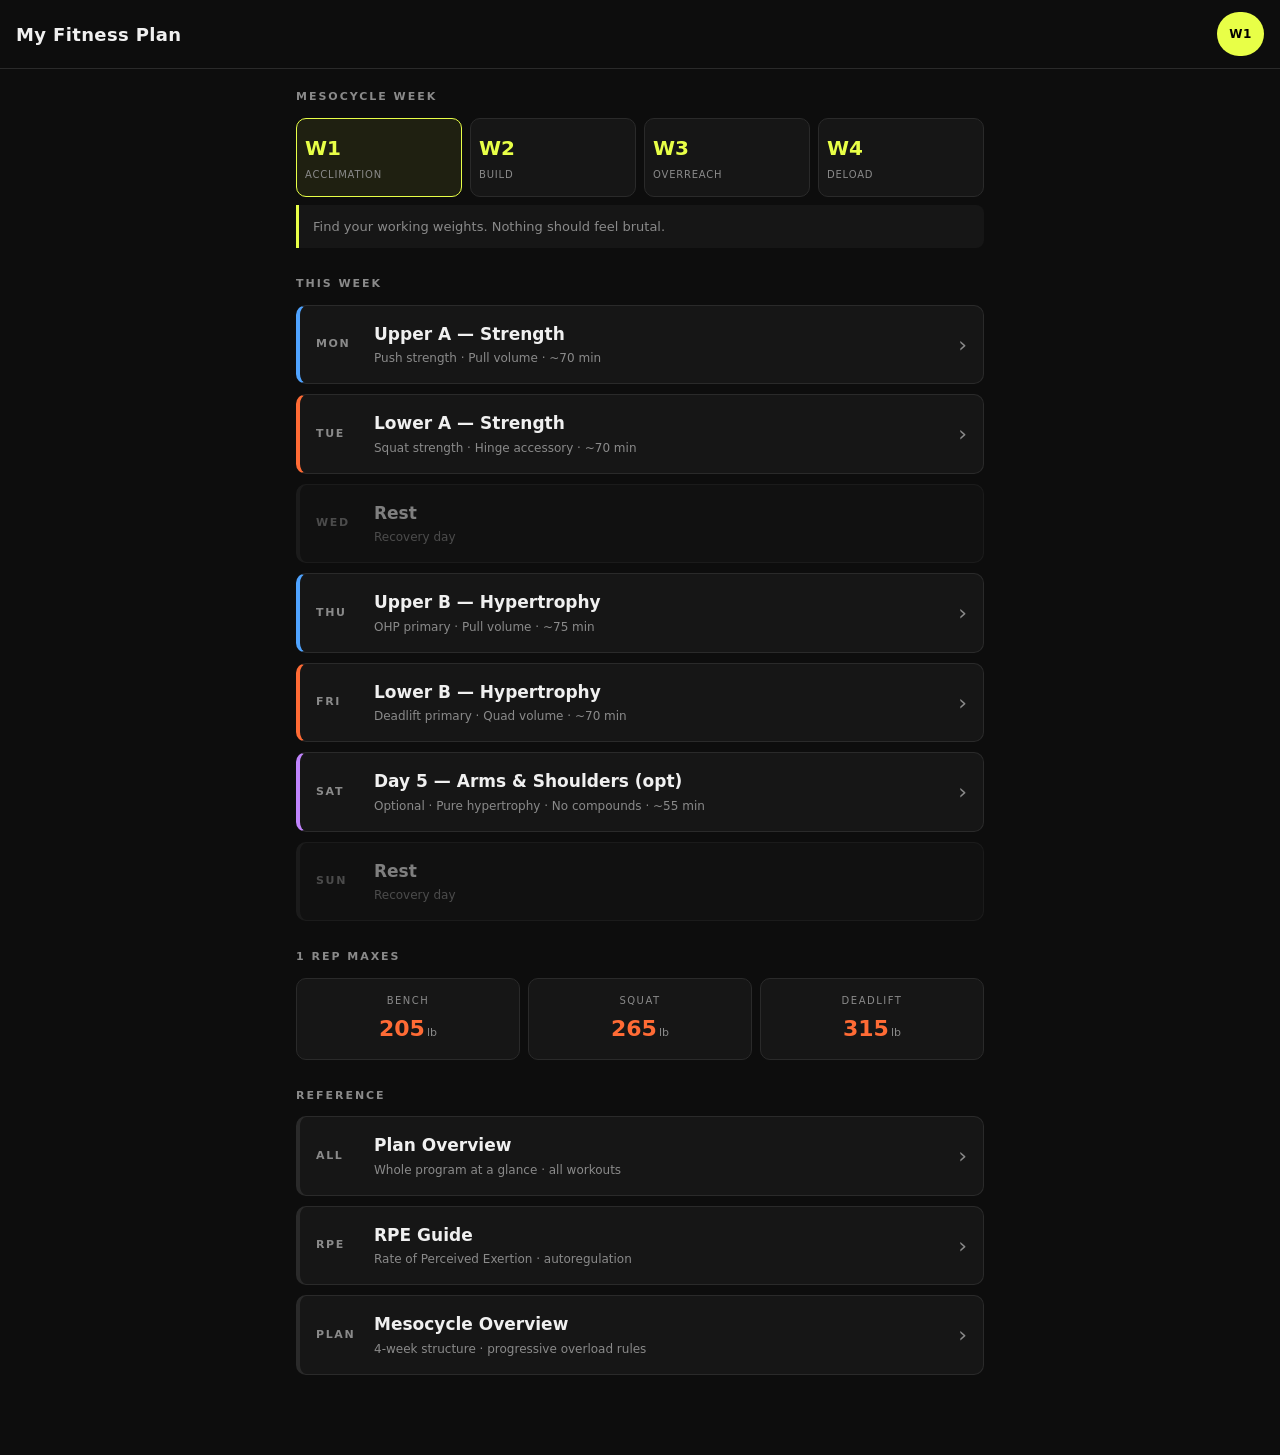
<file: index.html>
<!DOCTYPE html>
<html lang="en">
<head>
<meta charset="UTF-8">
<meta name="viewport" content="width=device-width, initial-scale=1, viewport-fit=cover">
<meta name="theme-color" content="#0d0d0d">
<title>My Fitness Plan</title>
<link rel="stylesheet" href="./css/styles.css">
</head>
<body>

<header class="topbar">
  <h1>My Fitness Plan</h1>
  <button class="week-pill" id="weekPill" aria-label="Change week">W1</button>
</header>

<main class="container">
  <div class="section-title">Mesocycle Week</div>
  <div class="week-selector" id="weekSelector"></div>
  <div class="week-note" id="weekNote"></div>

  <div class="section-title">This Week</div>
  <div class="day-list" id="dayList"></div>

  <div class="section-title">1 Rep Maxes</div>
  <div class="prs" id="prs"></div>

  <div class="section-title">Reference</div>
  <div class="day-list">
    <a class="day-card" href="./overview.html">
      <div class="day-label">ALL</div>
      <div class="day-info">
        <div class="day-title">Plan Overview</div>
        <div class="day-sub">Whole program at a glance · all workouts</div>
      </div>
      <div class="chevron">›</div>
    </a>
    <a class="day-card" href="./rpe.html">
      <div class="day-label">RPE</div>
      <div class="day-info">
        <div class="day-title">RPE Guide</div>
        <div class="day-sub">Rate of Perceived Exertion · autoregulation</div>
      </div>
      <div class="chevron">›</div>
    </a>
    <a class="day-card" href="./mesocycle.html">
      <div class="day-label">PLAN</div>
      <div class="day-info">
        <div class="day-title">Mesocycle Overview</div>
        <div class="day-sub">4-week structure · progressive overload rules</div>
      </div>
      <div class="chevron">›</div>
    </a>
  </div>
</main>

<script type="module" src="./js/home.js"></script>
</body>
</html>
</file>
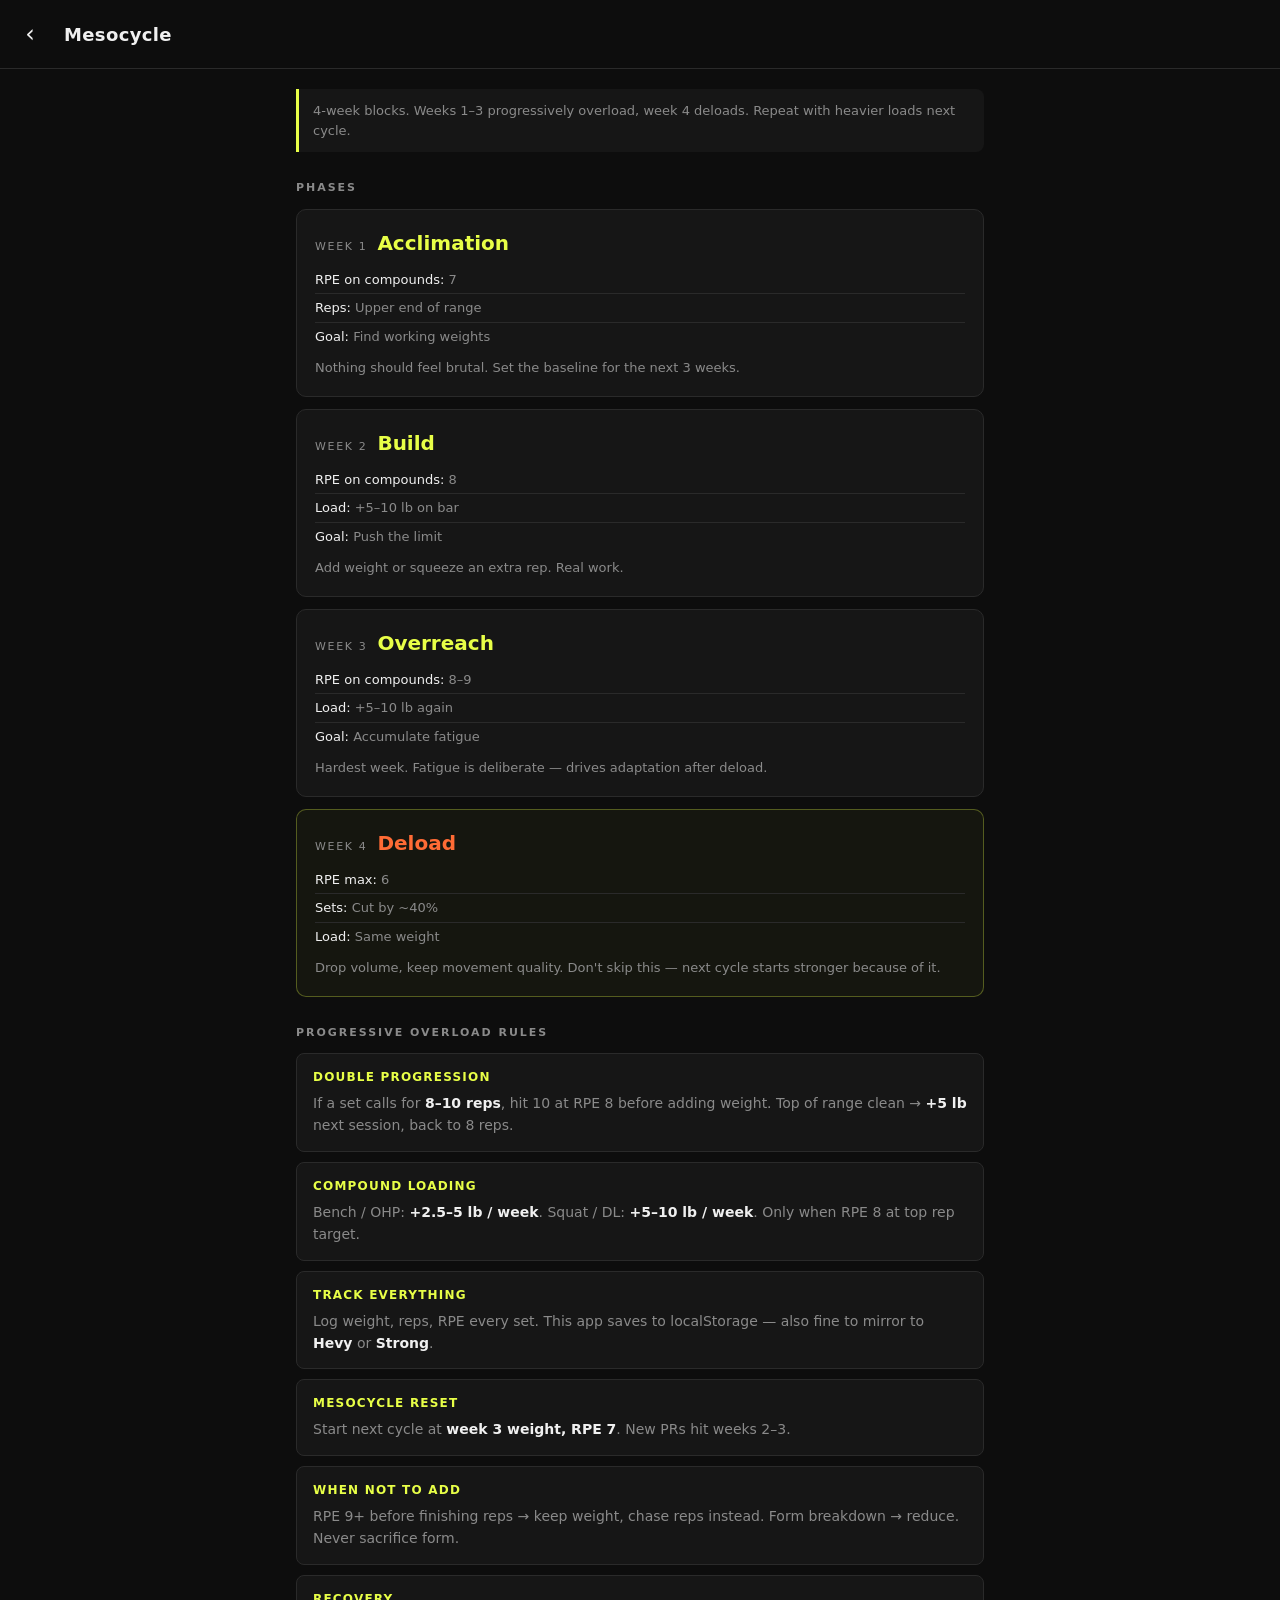
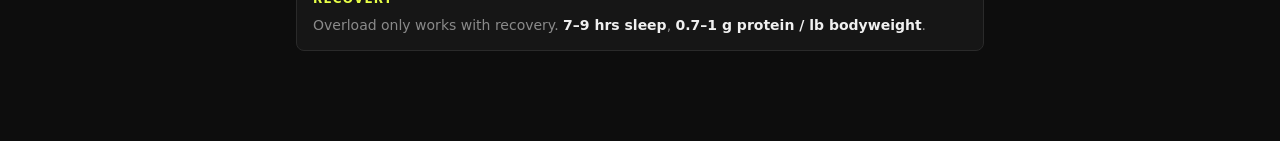
<file: mesocycle.html>
<!DOCTYPE html>
<html lang="en">
<head>
<meta charset="UTF-8">
<meta name="viewport" content="width=device-width, initial-scale=1, viewport-fit=cover">
<meta name="theme-color" content="#0d0d0d">
<title>Mesocycle Overview</title>
<link rel="stylesheet" href="./css/styles.css">
<style>
  .phase {
    padding: 18px;
    background: var(--surface);
    border: 1px solid var(--border);
    border-radius: 10px;
    margin-bottom: 12px;
  }
  .phase .head { display: flex; align-items: baseline; gap: 10px; margin-bottom: 8px; }
  .phase .wk { font-size: 11px; letter-spacing: 0.15em; text-transform: uppercase; color: var(--muted); }
  .phase .name { font-size: 20px; font-weight: 700; color: var(--accent); }
  .phase ul { list-style: none; padding: 0; margin: 8px 0; }
  .phase li { font-size: 13px; padding: 4px 0; color: var(--text); border-bottom: 1px solid var(--border); }
  .phase li:last-child { border-bottom: none; }
  .phase li span { color: var(--muted); }
  .phase p { font-size: 13px; color: var(--muted); margin-top: 8px; }
  .phase.deload { border-color: rgba(232,255,71,0.3); background: rgba(232,255,71,0.04); }
  .phase.deload .name { color: var(--accent2); }

  .rule {
    padding: 14px 16px;
    background: var(--surface);
    border: 1px solid var(--border);
    border-radius: 8px;
    margin-bottom: 10px;
  }
  .rule .t {
    font-size: 12px;
    font-weight: 700;
    letter-spacing: 0.1em;
    text-transform: uppercase;
    color: var(--accent);
    margin-bottom: 6px;
  }
  .rule .b { font-size: 14px; color: var(--muted); line-height: 1.6; }
  .rule .b strong { color: var(--text); }
</style>
</head>
<body>

<header class="topbar">
  <a class="back" href="./index.html" aria-label="Back">‹</a>
  <h1>Mesocycle</h1>
</header>

<main class="container">
  <div class="week-note">4-week blocks. Weeks 1–3 progressively overload, week 4 deloads. Repeat with heavier loads next cycle.</div>

  <div class="section-title">Phases</div>

  <div class="phase">
    <div class="head"><span class="wk">Week 1</span><span class="name">Acclimation</span></div>
    <ul>
      <li>RPE on compounds: <span>7</span></li>
      <li>Reps: <span>Upper end of range</span></li>
      <li>Goal: <span>Find working weights</span></li>
    </ul>
    <p>Nothing should feel brutal. Set the baseline for the next 3 weeks.</p>
  </div>

  <div class="phase">
    <div class="head"><span class="wk">Week 2</span><span class="name">Build</span></div>
    <ul>
      <li>RPE on compounds: <span>8</span></li>
      <li>Load: <span>+5–10 lb on bar</span></li>
      <li>Goal: <span>Push the limit</span></li>
    </ul>
    <p>Add weight or squeeze an extra rep. Real work.</p>
  </div>

  <div class="phase">
    <div class="head"><span class="wk">Week 3</span><span class="name">Overreach</span></div>
    <ul>
      <li>RPE on compounds: <span>8–9</span></li>
      <li>Load: <span>+5–10 lb again</span></li>
      <li>Goal: <span>Accumulate fatigue</span></li>
    </ul>
    <p>Hardest week. Fatigue is deliberate — drives adaptation after deload.</p>
  </div>

  <div class="phase deload">
    <div class="head"><span class="wk">Week 4</span><span class="name">Deload</span></div>
    <ul>
      <li>RPE max: <span>6</span></li>
      <li>Sets: <span>Cut by ~40%</span></li>
      <li>Load: <span>Same weight</span></li>
    </ul>
    <p>Drop volume, keep movement quality. Don't skip this — next cycle starts stronger because of it.</p>
  </div>

  <div class="section-title">Progressive Overload Rules</div>

  <div class="rule"><div class="t">Double Progression</div><div class="b">If a set calls for <strong>8–10 reps</strong>, hit 10 at RPE 8 before adding weight. Top of range clean → <strong>+5 lb</strong> next session, back to 8 reps.</div></div>
  <div class="rule"><div class="t">Compound Loading</div><div class="b">Bench / OHP: <strong>+2.5–5 lb / week</strong>. Squat / DL: <strong>+5–10 lb / week</strong>. Only when RPE 8 at top rep target.</div></div>
  <div class="rule"><div class="t">Track Everything</div><div class="b">Log weight, reps, RPE every set. This app saves to localStorage — also fine to mirror to <strong>Hevy</strong> or <strong>Strong</strong>.</div></div>
  <div class="rule"><div class="t">Mesocycle Reset</div><div class="b">Start next cycle at <strong>week 3 weight, RPE 7</strong>. New PRs hit weeks 2–3.</div></div>
  <div class="rule"><div class="t">When NOT to Add</div><div class="b">RPE 9+ before finishing reps → keep weight, chase reps instead. Form breakdown → reduce. Never sacrifice form.</div></div>
  <div class="rule"><div class="t">Recovery</div><div class="b">Overload only works with recovery. <strong>7–9 hrs sleep</strong>, <strong>0.7–1 g protein / lb bodyweight</strong>.</div></div>
</main>

</body>
</html>
</file>
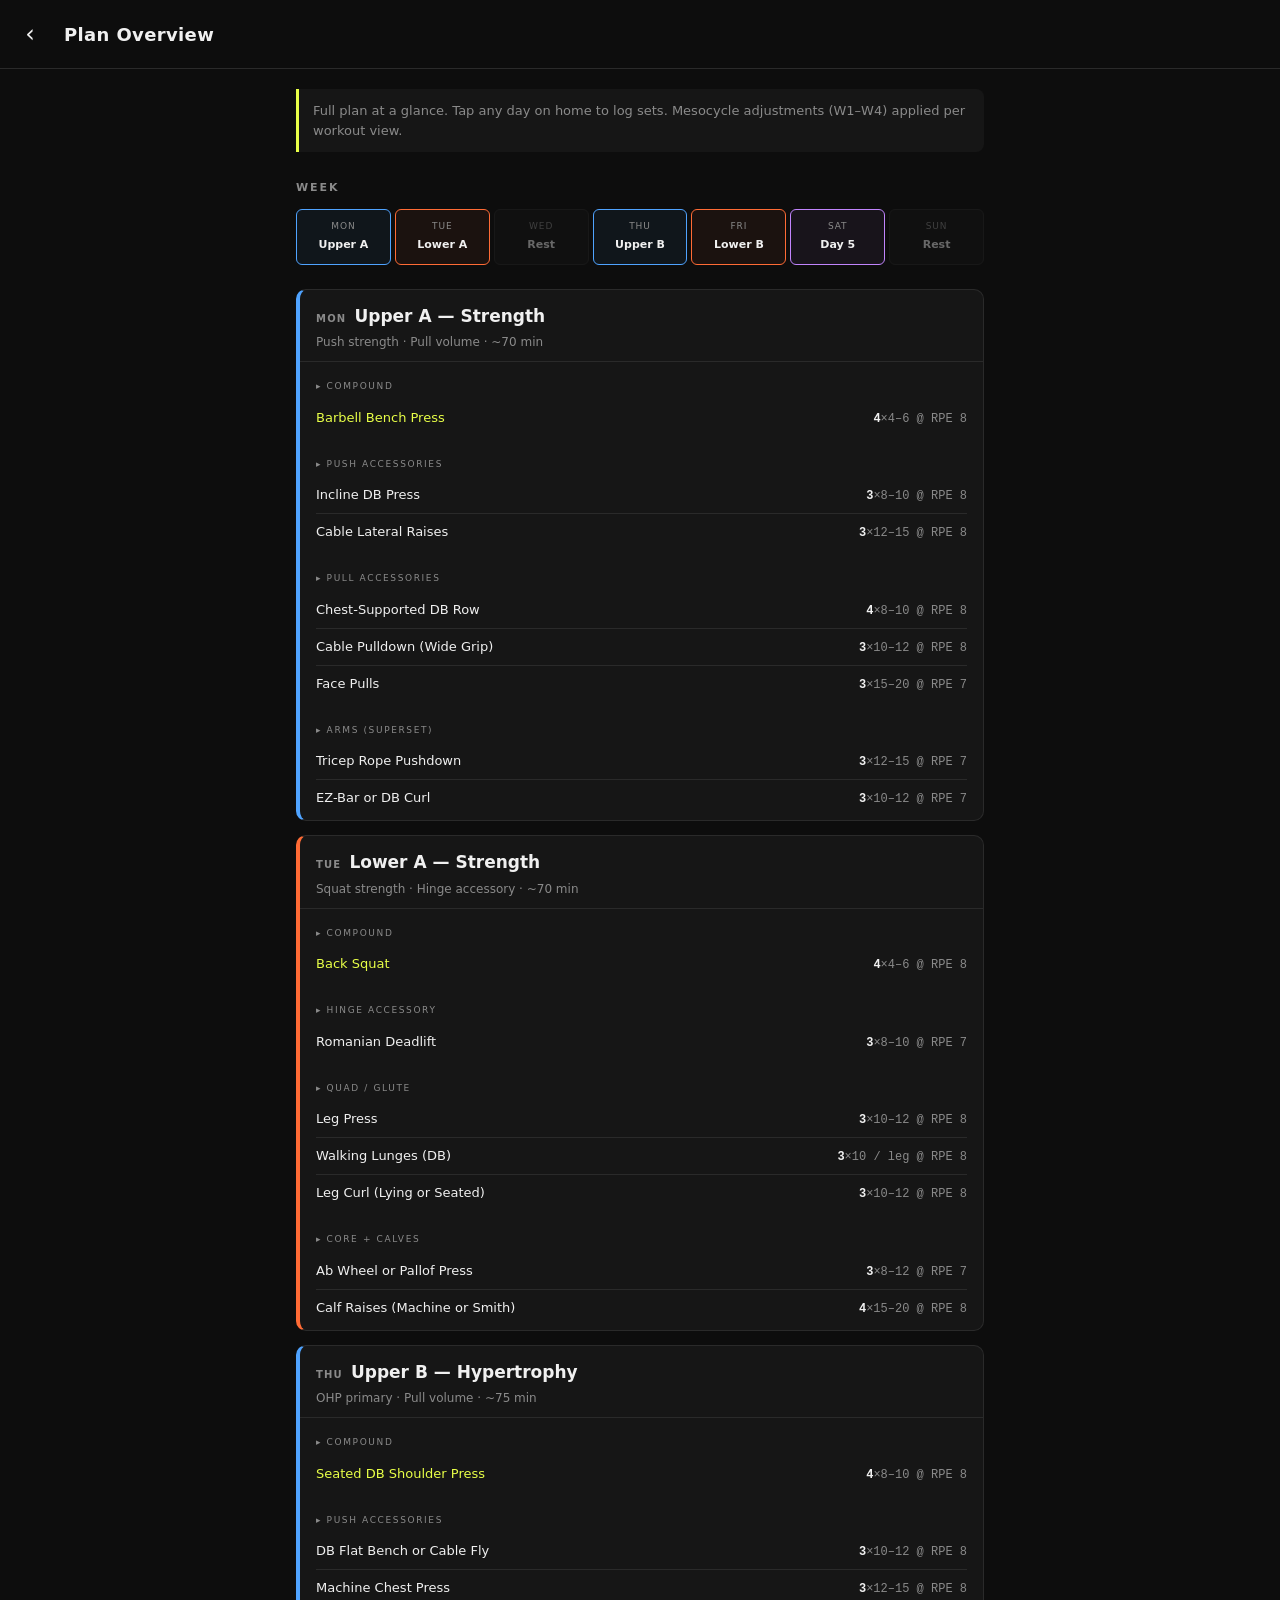
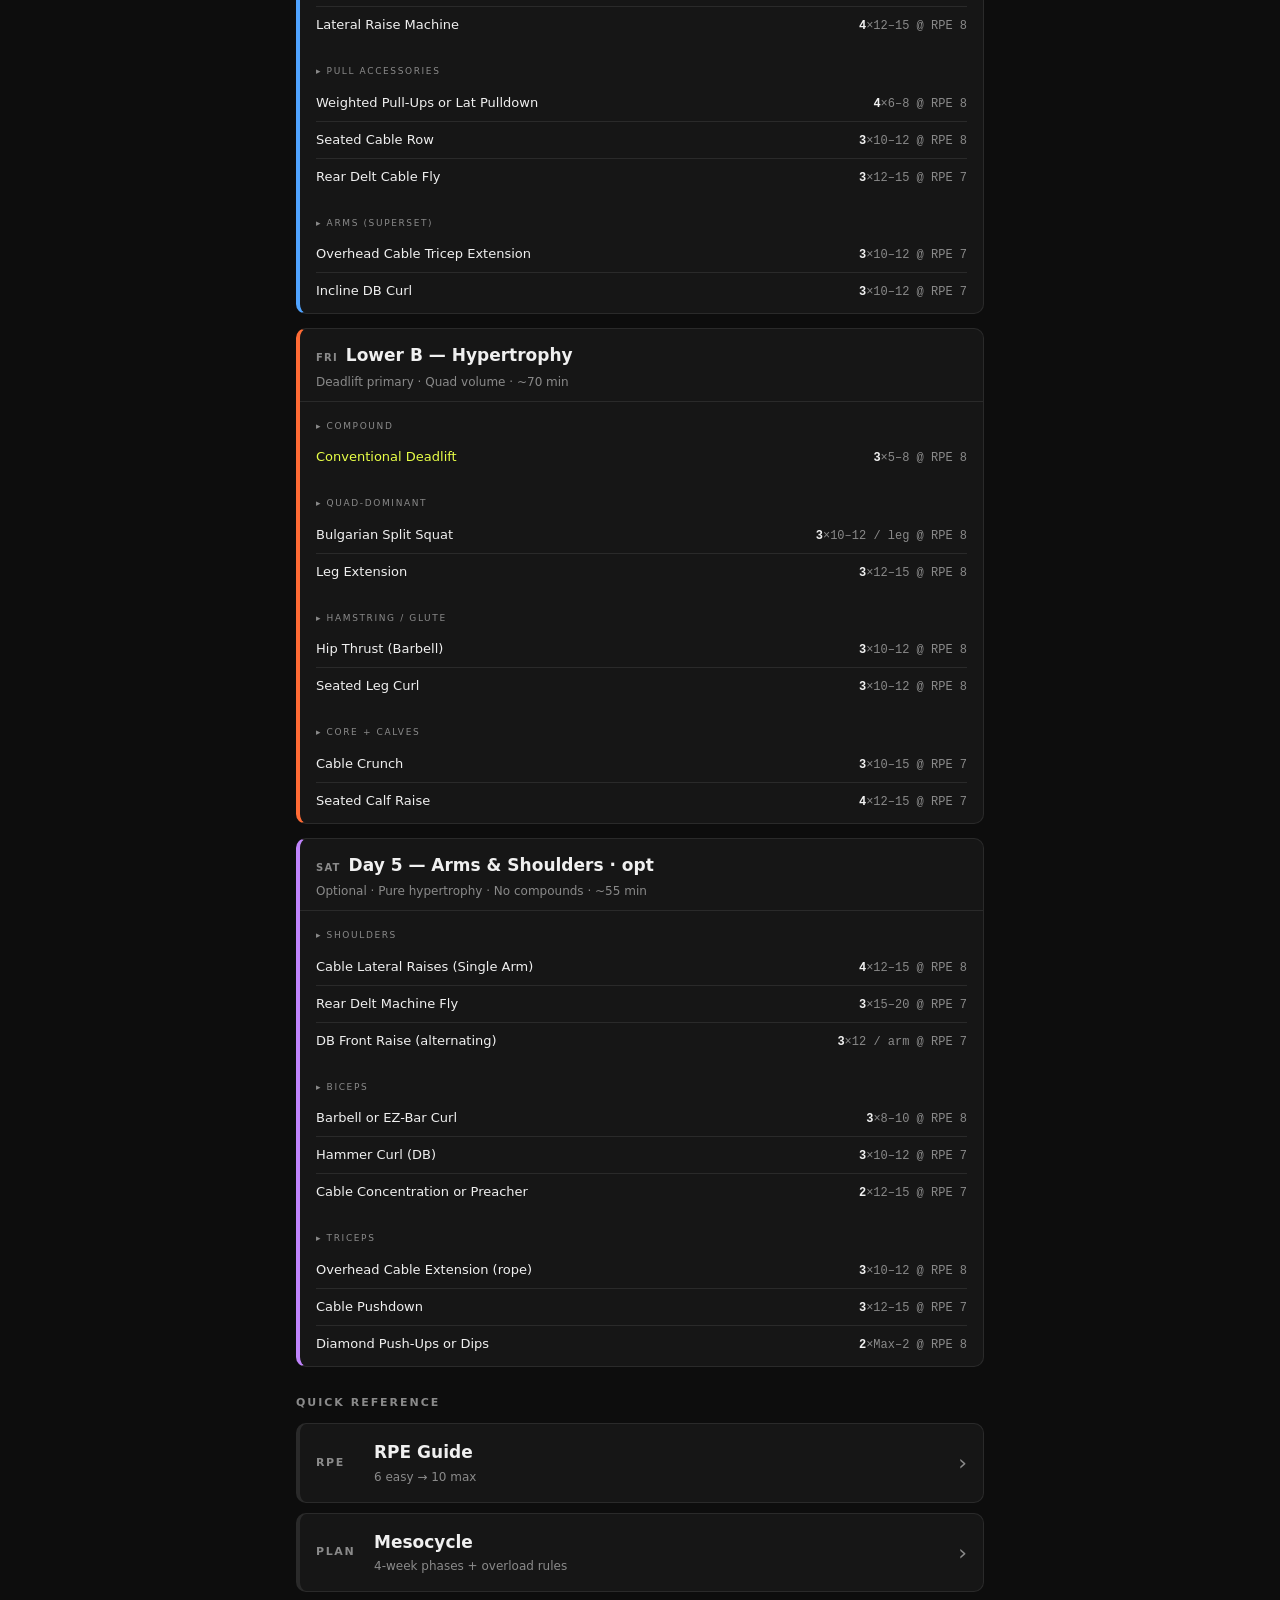
<file: overview.html>
<!DOCTYPE html>
<html lang="en">
<head>
<meta charset="UTF-8">
<meta name="viewport" content="width=device-width, initial-scale=1, viewport-fit=cover">
<meta name="theme-color" content="#0d0d0d">
<title>Overview · My Fitness Plan</title>
<link rel="stylesheet" href="./css/styles.css">
<style>
  .ov-week {
    display: grid;
    grid-template-columns: repeat(7, 1fr);
    gap: 4px;
    margin-bottom: 24px;
  }
  .ov-week .d {
    text-align: center;
    padding: 10px 4px;
    border: 1px solid var(--border);
    border-radius: 6px;
    background: var(--surface);
  }
  .ov-week .d.blue { border-color: var(--blue); background: rgba(79,163,255,0.06); }
  .ov-week .d.orange { border-color: var(--orange); background: rgba(255,107,53,0.06); }
  .ov-week .d.purple { border-color: var(--purple); background: rgba(192,132,252,0.06); }
  .ov-week .d.rest { opacity: 0.4; }
  .ov-week .d .day { font-size: 9px; letter-spacing: 0.1em; text-transform: uppercase; color: var(--muted); margin-bottom: 4px; }
  .ov-week .d .what { font-size: 11px; font-weight: 600; }

  .ov-card {
    background: var(--surface);
    border: 1px solid var(--border);
    border-left: 4px solid var(--border);
    border-radius: 10px;
    margin-bottom: 14px;
    overflow: hidden;
  }
  .ov-card.blue { border-left-color: var(--blue); }
  .ov-card.orange { border-left-color: var(--orange); }
  .ov-card.purple { border-left-color: var(--purple); }

  .ov-head {
    padding: 14px 16px 10px;
    border-bottom: 1px solid var(--border);
  }
  .ov-head .row { display: flex; align-items: baseline; gap: 8px; }
  .ov-head .day-tag {
    font-size: 10px;
    font-weight: 700;
    letter-spacing: 0.12em;
    color: var(--muted);
    text-transform: uppercase;
  }
  .ov-head .title { font-size: 17px; font-weight: 600; }
  .ov-head .sub { font-size: 12px; color: var(--muted); margin-top: 4px; }

  .ov-group { padding: 10px 16px 4px; }
  .ov-group-label {
    font-size: 9px;
    letter-spacing: 0.18em;
    text-transform: uppercase;
    color: var(--muted);
    margin: 8px 0 6px;
  }
  .ov-ex {
    display: grid;
    grid-template-columns: 1fr auto;
    gap: 8px;
    padding: 8px 0;
    border-bottom: 1px solid var(--border);
    font-size: 13px;
    align-items: baseline;
  }
  .ov-ex:last-child { border-bottom: none; }
  .ov-ex .nm { font-weight: 500; }
  .ov-ex .nm.compound { color: var(--accent); }
  .ov-ex .spec {
    font-family: ui-monospace, SFMono-Regular, "SF Mono", monospace;
    font-size: 12px;
    color: var(--muted);
    white-space: nowrap;
  }
  .ov-ex .spec strong { color: var(--text); }
</style>
</head>
<body>

<header class="topbar">
  <a class="back" href="./index.html" aria-label="Back">‹</a>
  <h1>Plan Overview</h1>
</header>

<main class="container">
  <div class="week-note">Full plan at a glance. Tap any day on home to log sets. Mesocycle adjustments (W1–W4) applied per workout view.</div>

  <div class="section-title">Week</div>
  <div class="ov-week" id="weekStrip"></div>

  <div id="cards"></div>

  <div class="section-title">Quick Reference</div>
  <div class="day-list">
    <a class="day-card" href="./rpe.html"><div class="day-label">RPE</div><div class="day-info"><div class="day-title">RPE Guide</div><div class="day-sub">6 easy → 10 max</div></div><div class="chevron">›</div></a>
    <a class="day-card" href="./mesocycle.html"><div class="day-label">PLAN</div><div class="day-info"><div class="day-title">Mesocycle</div><div class="day-sub">4-week phases + overload rules</div></div><div class="chevron">›</div></a>
  </div>
</main>

<script type="module" src="./js/overview.js"></script>
</body>
</html>
</file>
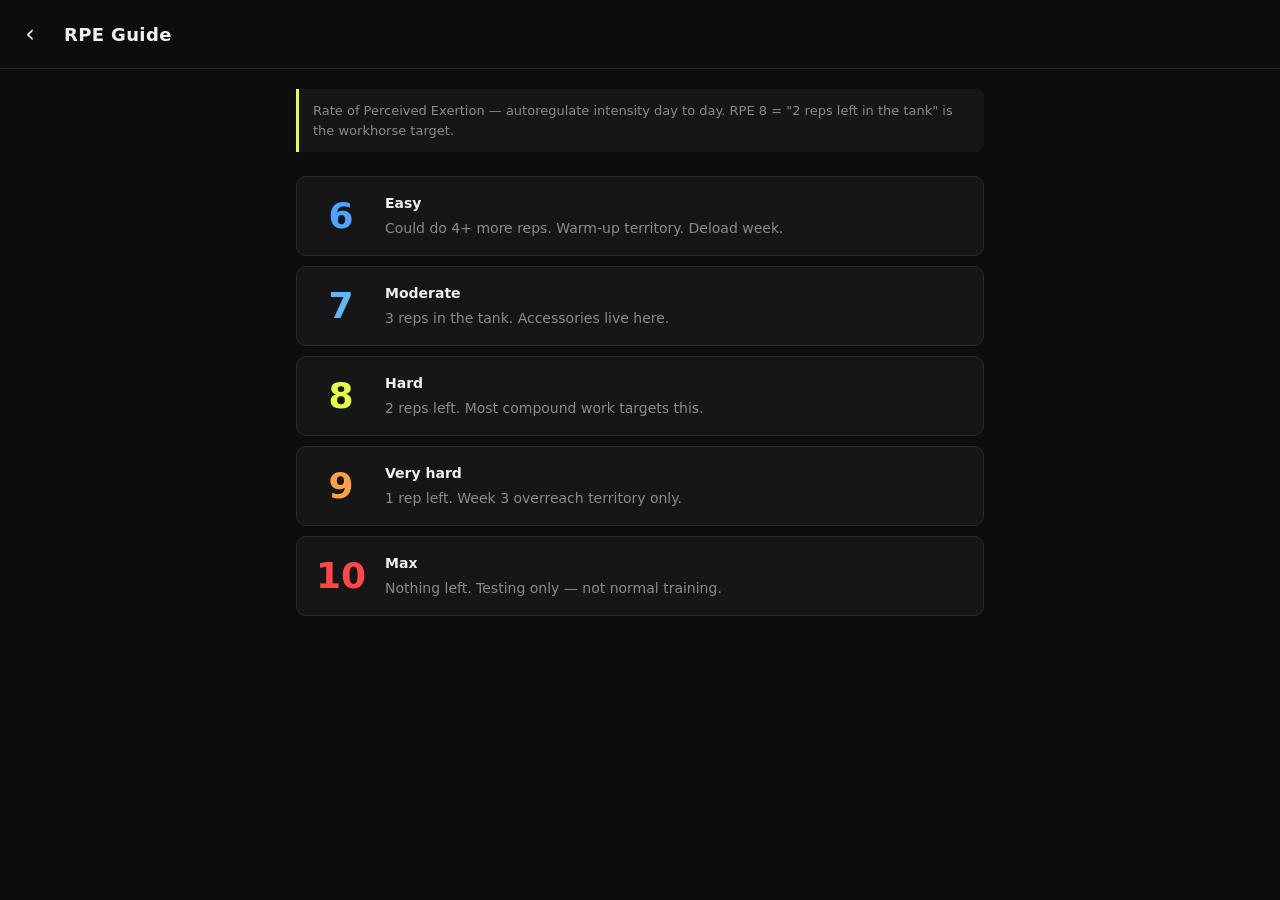
<file: rpe.html>
<!DOCTYPE html>
<html lang="en">
<head>
<meta charset="UTF-8">
<meta name="viewport" content="width=device-width, initial-scale=1, viewport-fit=cover">
<meta name="theme-color" content="#0d0d0d">
<title>RPE Guide</title>
<link rel="stylesheet" href="./css/styles.css">
<style>
  .rpe-row {
    display: grid;
    grid-template-columns: 56px 1fr;
    gap: 16px;
    padding: 16px;
    border: 1px solid var(--border);
    background: var(--surface);
    border-radius: 10px;
    margin-bottom: 10px;
    align-items: center;
  }
  .rpe-num { font-size: 36px; font-weight: 700; text-align: center; line-height: 1; }
  .rpe-desc { font-size: 14px; color: var(--muted); line-height: 1.5; }
  .rpe-desc strong { color: var(--text); display: block; margin-bottom: 4px; }
  .c6 { color: var(--blue); }
  .c7 { color: #5fb8ff; }
  .c8 { color: var(--accent); }
  .c9 { color: #ff9f47; }
  .c10 { color: var(--danger); }
</style>
</head>
<body>

<header class="topbar">
  <a class="back" href="./index.html" aria-label="Back">‹</a>
  <h1>RPE Guide</h1>
</header>

<main class="container">
  <div class="week-note">Rate of Perceived Exertion — autoregulate intensity day to day. RPE 8 = "2 reps left in the tank" is the workhorse target.</div>

  <div class="rpe-row"><div class="rpe-num c6">6</div><div class="rpe-desc"><strong>Easy</strong>Could do 4+ more reps. Warm-up territory. Deload week.</div></div>
  <div class="rpe-row"><div class="rpe-num c7">7</div><div class="rpe-desc"><strong>Moderate</strong>3 reps in the tank. Accessories live here.</div></div>
  <div class="rpe-row"><div class="rpe-num c8">8</div><div class="rpe-desc"><strong>Hard</strong>2 reps left. Most compound work targets this.</div></div>
  <div class="rpe-row"><div class="rpe-num c9">9</div><div class="rpe-desc"><strong>Very hard</strong>1 rep left. Week 3 overreach territory only.</div></div>
  <div class="rpe-row"><div class="rpe-num c10">10</div><div class="rpe-desc"><strong>Max</strong>Nothing left. Testing only — not normal training.</div></div>
</main>

</body>
</html>
</file>
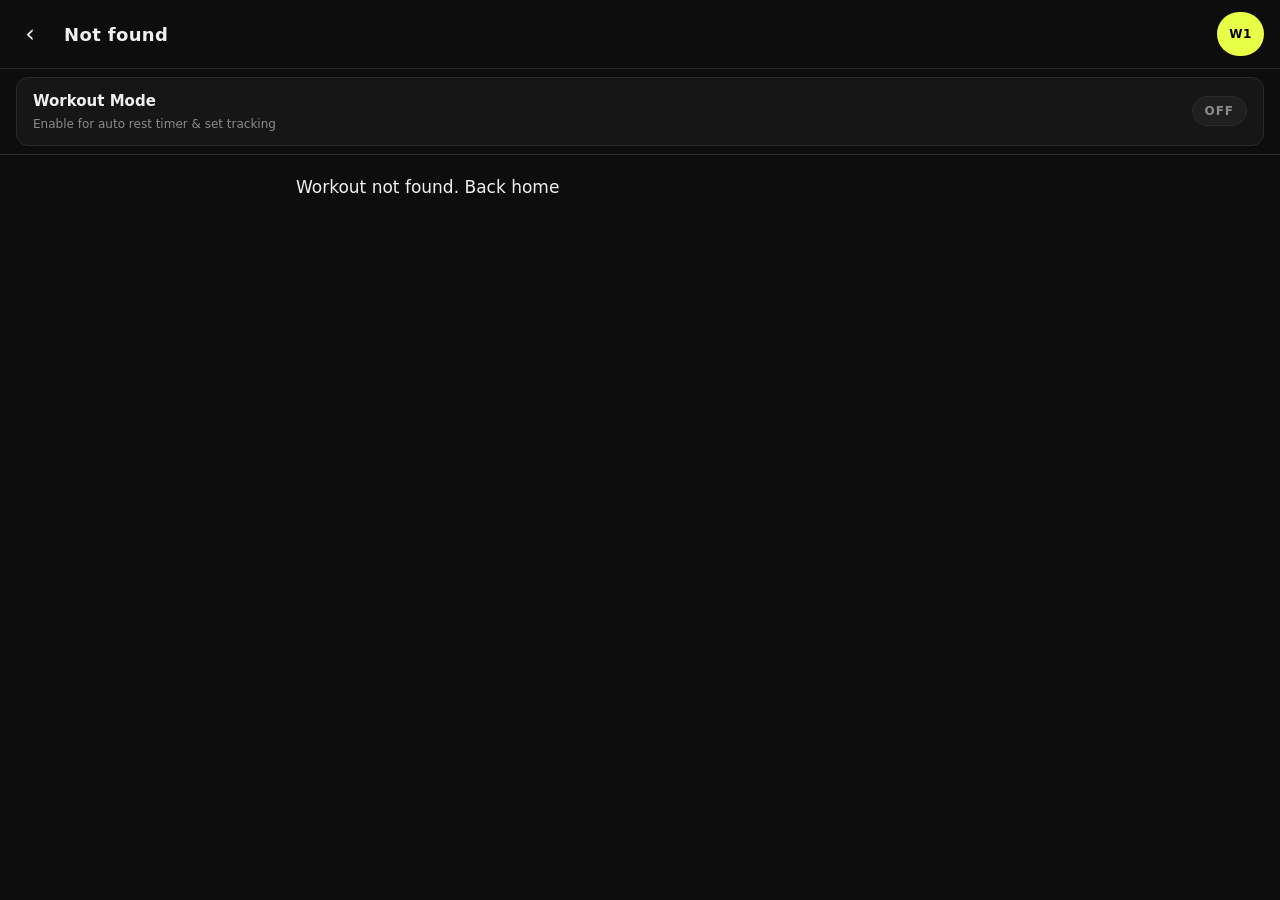
<file: workout.html>
<!DOCTYPE html>
<html lang="en">
<head>
<meta charset="UTF-8">
<meta name="viewport" content="width=device-width, initial-scale=1, viewport-fit=cover">
<meta name="theme-color" content="#0d0d0d">
<title>Workout</title>
<link rel="stylesheet" href="./css/styles.css">
</head>
<body>

<header class="topbar">
  <a class="back" href="./index.html" aria-label="Back">‹</a>
  <h1 id="title">Workout</h1>
  <button class="week-pill" id="weekPill" aria-label="Change week">W1</button>
</header>

<div class="mode-banner">
  <button class="mode-toggle" id="modeBtn" aria-label="Toggle workout mode">
    <span class="mode-toggle-left">
      <span class="mode-toggle-title">Workout Mode</span>
      <span class="mode-toggle-sub" id="modeSubtext">Auto rest timer &amp; set logging</span>
    </span>
    <span class="mode-toggle-pill" id="modePill">OFF</span>
  </button>
</div>

<main class="container" id="content"></main>

<div class="timer-bar hidden" id="timerBar">
  <div class="timer-track"><div class="timer-fill" id="timerFill"></div></div>
  <div class="timer-body">
    <div class="timer-info">
      <div class="timer-label" id="timerLabel">Rest</div>
      <div class="timer-display" id="timerDisplay">0:00</div>
    </div>
    <div class="timer-actions">
      <button class="timer-btn" id="timerToggle" aria-label="Pause or resume timer">▶</button>
      <button class="timer-btn timer-cancel" id="timerCancel" aria-label="Cancel timer">✕</button>
    </div>
  </div>
</div>

<script type="module" src="./js/workout.js"></script>
</body>
</html>
</file>
<file: css/styles.css>
:root {
  --bg: #0d0d0d;
  --surface: #161616;
  --surface2: #1f1f1f;
  --border: #2a2a2a;
  --accent: #e8ff47;
  --accent2: #ff6b35;
  --text: #f0f0f0;
  --muted: #8a8a8a;
  --blue: #4fa3ff;
  --orange: #ff6b35;
  --purple: #c084fc;
  --danger: #ff4747;
  --tap: 44px;
}

* { box-sizing: border-box; margin: 0; padding: 0; -webkit-tap-highlight-color: transparent; }

html { font-size: 16px; }

body {
  background: var(--bg);
  color: var(--text);
  font-family: system-ui, -apple-system, "Segoe UI", Roboto, "Helvetica Neue", sans-serif;
  line-height: 1.5;
  min-height: 100vh;
  padding-bottom: env(safe-area-inset-bottom);
}

a { color: inherit; text-decoration: none; }

button {
  font: inherit;
  color: inherit;
  background: none;
  border: none;
  cursor: pointer;
}

input {
  font: inherit;
  color: var(--text);
  background: var(--surface2);
  border: 1px solid var(--border);
  border-radius: 6px;
  padding: 10px 12px;
  width: 100%;
  min-height: var(--tap);
}

input:focus { outline: 2px solid var(--accent); outline-offset: -1px; }

/* ===== Top bar ===== */
.topbar {
  position: sticky;
  top: 0;
  z-index: 10;
  background: var(--bg);
  border-bottom: 1px solid var(--border);
  padding: 12px 16px;
  display: flex;
  align-items: center;
  gap: 12px;
  padding-top: max(12px, env(safe-area-inset-top));
}

.topbar .back {
  font-size: 24px;
  min-width: var(--tap);
  min-height: var(--tap);
  display: flex;
  align-items: center;
  justify-content: center;
  margin-left: -8px;
}

.topbar h1 {
  font-size: 18px;
  font-weight: 600;
  flex: 1;
  letter-spacing: 0.02em;
}

.week-pill {
  background: var(--accent);
  color: #000;
  padding: 6px 12px;
  border-radius: 999px;
  font-size: 12px;
  font-weight: 700;
  letter-spacing: 0.05em;
  text-transform: uppercase;
  min-height: var(--tap);
  display: flex;
  align-items: center;
}

/* ===== Layout ===== */
.container { padding: 20px 16px 80px; max-width: 720px; margin: 0 auto; }

.section-title {
  font-size: 11px;
  font-weight: 600;
  letter-spacing: 0.18em;
  text-transform: uppercase;
  color: var(--muted);
  margin: 28px 0 12px;
}

.section-title:first-child { margin-top: 0; }

/* ===== Home: week selector ===== */
.week-selector {
  display: grid;
  grid-template-columns: repeat(4, 1fr);
  gap: 8px;
  margin-bottom: 8px;
}

.week-btn {
  border: 1px solid var(--border);
  border-radius: 10px;
  padding: 14px 8px;
  text-align: center;
  background: var(--surface);
  display: flex;
  flex-direction: column;
  gap: 4px;
  min-height: var(--tap);
}

.week-btn.active {
  border-color: var(--accent);
  background: rgba(232,255,71,0.08);
}

.week-btn .num {
  font-size: 20px;
  font-weight: 700;
  color: var(--accent);
}

.week-btn .lbl {
  font-size: 10px;
  letter-spacing: 0.08em;
  text-transform: uppercase;
  color: var(--muted);
}

.week-note {
  font-size: 13px;
  color: var(--muted);
  background: var(--surface);
  border-left: 3px solid var(--accent);
  padding: 12px 14px;
  border-radius: 0 8px 8px 0;
  margin-bottom: 24px;
}

/* ===== Day cards ===== */
.day-list { display: flex; flex-direction: column; gap: 10px; }

.day-card {
  display: flex;
  align-items: center;
  gap: 14px;
  padding: 16px;
  background: var(--surface);
  border: 1px solid var(--border);
  border-left: 4px solid var(--border);
  border-radius: 10px;
  min-height: 72px;
}

.day-card.blue { border-left-color: var(--blue); }
.day-card.orange { border-left-color: var(--orange); }
.day-card.purple { border-left-color: var(--purple); }
.day-card.rest { opacity: 0.5; }

.day-card .day-label {
  font-size: 11px;
  letter-spacing: 0.15em;
  text-transform: uppercase;
  color: var(--muted);
  font-weight: 600;
  width: 44px;
}

.day-card .day-info { flex: 1; min-width: 0; }

.day-card .day-title {
  font-size: 17px;
  font-weight: 600;
  margin-bottom: 2px;
}

.day-card .day-sub {
  font-size: 12px;
  color: var(--muted);
}

.day-card .chevron {
  font-size: 22px;
  color: var(--muted);
}

/* ===== 1RM block ===== */
.prs {
  display: grid;
  grid-template-columns: repeat(3, 1fr);
  gap: 8px;
  margin-bottom: 8px;
}

.pr {
  background: var(--surface);
  border: 1px solid var(--border);
  border-radius: 10px;
  padding: 14px 10px;
  text-align: center;
}

.pr .lift { font-size: 10px; letter-spacing: 0.15em; text-transform: uppercase; color: var(--muted); }
.pr .val { font-size: 22px; font-weight: 700; color: var(--accent2); margin-top: 4px; }
.pr .val span { font-size: 11px; color: var(--muted); font-weight: 400; margin-left: 2px; }

/* ===== Workout page ===== */
.workout-meta {
  display: flex;
  gap: 16px;
  flex-wrap: wrap;
  margin-bottom: 8px;
  font-size: 13px;
  color: var(--muted);
}

.workout-meta .pill {
  background: var(--surface);
  padding: 4px 10px;
  border-radius: 4px;
  border: 1px solid var(--border);
}

.exercise {
  background: var(--surface);
  border: 1px solid var(--border);
  border-radius: 10px;
  margin-bottom: 14px;
  overflow: hidden;
}

.exercise.compound { border-color: rgba(232,255,71,0.25); }

.ex-head {
  padding: 14px 16px 12px;
  border-bottom: 1px solid var(--border);
}

.ex-name {
  font-size: 17px;
  font-weight: 600;
  margin-bottom: 4px;
  line-height: 1.3;
}

.ex-name .badge {
  font-size: 9px;
  font-weight: 700;
  letter-spacing: 0.1em;
  background: var(--accent);
  color: #000;
  padding: 2px 6px;
  border-radius: 3px;
  margin-left: 6px;
  vertical-align: middle;
}

.ex-note { font-size: 12px; color: var(--muted); }

.ex-targets {
  display: grid;
  grid-template-columns: repeat(4, 1fr);
  gap: 1px;
  background: var(--border);
}

.ex-targets .t {
  background: var(--surface2);
  padding: 10px 8px;
  text-align: center;
}

.ex-targets .t-lbl {
  font-size: 9px;
  letter-spacing: 0.15em;
  text-transform: uppercase;
  color: var(--muted);
  margin-bottom: 4px;
}

.ex-targets .t-val {
  font-size: 17px;
  font-weight: 600;
  color: var(--text);
}

.ex-targets .t-val.suggested {
  color: var(--accent);
}

.last-week {
  background: var(--surface2);
  padding: 8px 16px;
  font-size: 12px;
  color: var(--muted);
  border-top: 1px solid var(--border);
}

.last-week strong { color: var(--text); }

/* ===== Sets ===== */
.sets-list {
  padding: 12px 16px 8px;
  display: flex;
  flex-direction: column;
  gap: 8px;
}

.set-row {
  display: grid;
  grid-template-columns: 28px 1fr 1fr 1fr 36px;
  gap: 8px;
  align-items: center;
}

.set-row .n {
  color: var(--muted);
  font-size: 12px;
  font-weight: 600;
  text-align: center;
}

.set-row input {
  text-align: center;
  padding: 8px 4px;
  font-size: 16px;
  font-weight: 600;
  min-height: 44px;
}

.set-row .del {
  color: var(--muted);
  font-size: 20px;
  min-width: 36px;
  min-height: 36px;
}

.set-row.logged input {
  background: rgba(232,255,71,0.06);
  border-color: rgba(232,255,71,0.3);
}

.set-row.input-row .n { color: var(--accent); }

.set-fields-head {
  display: grid;
  grid-template-columns: 28px 1fr 1fr 1fr 36px;
  gap: 8px;
  padding: 0 16px;
  margin-top: 4px;
  font-size: 10px;
  letter-spacing: 0.12em;
  text-transform: uppercase;
  color: var(--muted);
  text-align: center;
}

.set-fields-head .first { text-align: left; }

.btn {
  background: var(--accent);
  color: #000;
  padding: 12px 18px;
  border-radius: 8px;
  font-weight: 700;
  letter-spacing: 0.05em;
  text-transform: uppercase;
  font-size: 13px;
  min-height: var(--tap);
  width: 100%;
}

.btn.ghost {
  background: transparent;
  color: var(--text);
  border: 1px solid var(--border);
}

.btn.danger { background: transparent; color: var(--danger); border: 1px solid var(--danger); }

.btn-row { padding: 8px 16px 16px; display: flex; gap: 8px; }

/* ===== Group label ===== */
.group-label {
  font-size: 10px;
  letter-spacing: 0.18em;
  text-transform: uppercase;
  color: var(--muted);
  margin: 24px 0 10px;
  padding-left: 4px;
}

.group-label:first-child { margin-top: 8px; }

/* ===== Modal (week change confirm, settings) ===== */
.modal-bg {
  position: fixed;
  inset: 0;
  background: rgba(0,0,0,0.7);
  z-index: 100;
  display: flex;
  align-items: flex-end;
  justify-content: center;
}

.modal {
  background: var(--surface);
  border-radius: 16px 16px 0 0;
  padding: 24px 20px 32px;
  width: 100%;
  max-width: 720px;
  border-top: 1px solid var(--border);
}

.modal h2 { font-size: 18px; margin-bottom: 12px; }
.modal p { font-size: 14px; color: var(--muted); margin-bottom: 16px; }
.modal .row { display: flex; gap: 8px; }

/* ===== Workout mode banner ===== */
.mode-banner {
  background: var(--bg);
  border-bottom: 1px solid var(--border);
  padding: 8px 16px;
}

.mode-toggle {
  display: flex;
  align-items: center;
  justify-content: space-between;
  width: 100%;
  min-height: 56px;
  background: var(--surface);
  border: 1px solid var(--border);
  border-radius: 12px;
  padding: 12px 16px;
  text-align: left;
  transition: background 0.15s, border-color 0.15s;
}

.mode-toggle.active {
  background: rgba(232,255,71,0.08);
  border-color: rgba(232,255,71,0.4);
}

.mode-toggle-left {
  display: flex;
  flex-direction: column;
  gap: 2px;
}

.mode-toggle-title {
  font-size: 15px;
  font-weight: 600;
  color: var(--text);
}

.mode-toggle-sub {
  font-size: 12px;
  color: var(--muted);
}

.mode-toggle-pill {
  font-size: 12px;
  font-weight: 700;
  letter-spacing: 0.08em;
  text-transform: uppercase;
  padding: 5px 12px;
  border-radius: 999px;
  background: var(--surface2);
  color: var(--muted);
  border: 1px solid var(--border);
  flex-shrink: 0;
}

.mode-toggle.active .mode-toggle-pill {
  background: var(--accent);
  color: #000;
  border-color: var(--accent);
}

/* ===== Condensed (normal) mode exercise card ===== */
.exercise.condensed .ex-summary {
  padding: 11px 14px;
  border-bottom: 1px solid var(--border);
}

.exercise.condensed .ex-name {
  font-size: 15px;
  margin-bottom: 2px;
}

.ex-meta {
  font-size: 12px;
  color: var(--muted);
}

.ex-meta .suggested {
  color: var(--accent);
  font-weight: 600;
}

.exercise.condensed .last-week {
  padding: 6px 14px;
  font-size: 11px;
}

.exercise.condensed .set-fields-head {
  padding: 0 14px;
  margin-top: 2px;
}

.exercise.condensed .sets-list {
  padding: 8px 14px 6px;
  gap: 6px;
}

.exercise.condensed .set-row input {
  min-height: 38px;
  font-size: 15px;
  padding: 6px 4px;
}

.exercise.condensed .set-row .del {
  font-size: 18px;
  min-width: 32px;
  min-height: 32px;
}

/* ===== Workout mode: rest timer button ===== */
.rest-btn {
  display: block;
  width: calc(100% - 32px);
  margin: 10px 16px 4px;
  padding: 10px 14px;
  background: var(--surface2);
  border: 1px solid var(--border);
  border-radius: 8px;
  color: var(--muted);
  font-size: 13px;
  font-weight: 600;
  text-align: center;
  cursor: pointer;
}

.rest-btn:active {
  opacity: 0.7;
}

/* ===== Timer bar (fixed bottom) ===== */
.timer-bar {
  position: fixed;
  bottom: 0;
  left: 0;
  right: 0;
  background: var(--surface2);
  border-top: 3px solid var(--border);
  z-index: 20;
  transition: transform 0.25s ease;
  overflow: hidden;
}

.timer-bar.hidden {
  transform: translateY(110%);
}

.timer-bar.warn  { border-top-color: #ffaa00; }
.timer-bar.danger { border-top-color: var(--danger); }
.timer-bar.done  { border-top-color: var(--accent); background: rgba(232,255,71,0.08); }

/* Progress track sits at very top of bar */
.timer-track {
  position: absolute;
  top: 0;
  left: 0;
  right: 0;
  height: 3px;
  background: var(--border);
  overflow: hidden;
}

.timer-fill {
  height: 100%;
  width: 100%;
  background: var(--accent);
  transition: width 0.5s linear, background 0.5s;
  transform-origin: left;
}

.timer-bar.warn  .timer-fill { background: #ffaa00; }
.timer-bar.danger .timer-fill { background: var(--danger); }
.timer-bar.done  .timer-fill { background: var(--accent); width: 0 !important; }

/* Inner layout */
.timer-body {
  display: flex;
  align-items: center;
  justify-content: space-between;
  padding: 12px 16px;
  padding-bottom: max(12px, env(safe-area-inset-bottom));
}

.timer-info { display: flex; flex-direction: column; gap: 2px; }

.timer-label {
  font-size: 11px;
  letter-spacing: 0.12em;
  text-transform: uppercase;
  color: var(--muted);
}

.timer-display {
  font-size: 48px;
  font-weight: 700;
  font-variant-numeric: tabular-nums;
  color: var(--text);
  line-height: 1;
  letter-spacing: -0.02em;
}

.timer-bar.warn   .timer-display { color: #ffaa00; }
.timer-bar.danger .timer-display { color: var(--danger); }
.timer-bar.done   .timer-display { color: var(--accent); }

.timer-actions { display: flex; gap: 10px; align-items: center; }

.timer-btn {
  min-width: 52px;
  min-height: 52px;
  display: flex;
  align-items: center;
  justify-content: center;
  font-size: 24px;
  border-radius: 50%;
  background: var(--surface);
  border: 1px solid var(--border);
}

.timer-cancel { font-size: 18px; color: var(--muted); }

/* Extra bottom padding when timer bar is visible */
.container.timer-active { padding-bottom: 150px; }

/* ===== Wider screens ===== */
@media (min-width: 720px) {
  html { font-size: 17px; }
  .ex-name { font-size: 19px; }
  .ex-targets .t-val { font-size: 19px; }
}

/* Hide number input spinners (cleaner gym UI). */
input[type="number"]::-webkit-outer-spin-button,
input[type="number"]::-webkit-inner-spin-button { -webkit-appearance: none; margin: 0; }
input[type="number"] { -moz-appearance: textfield; }
</file>
